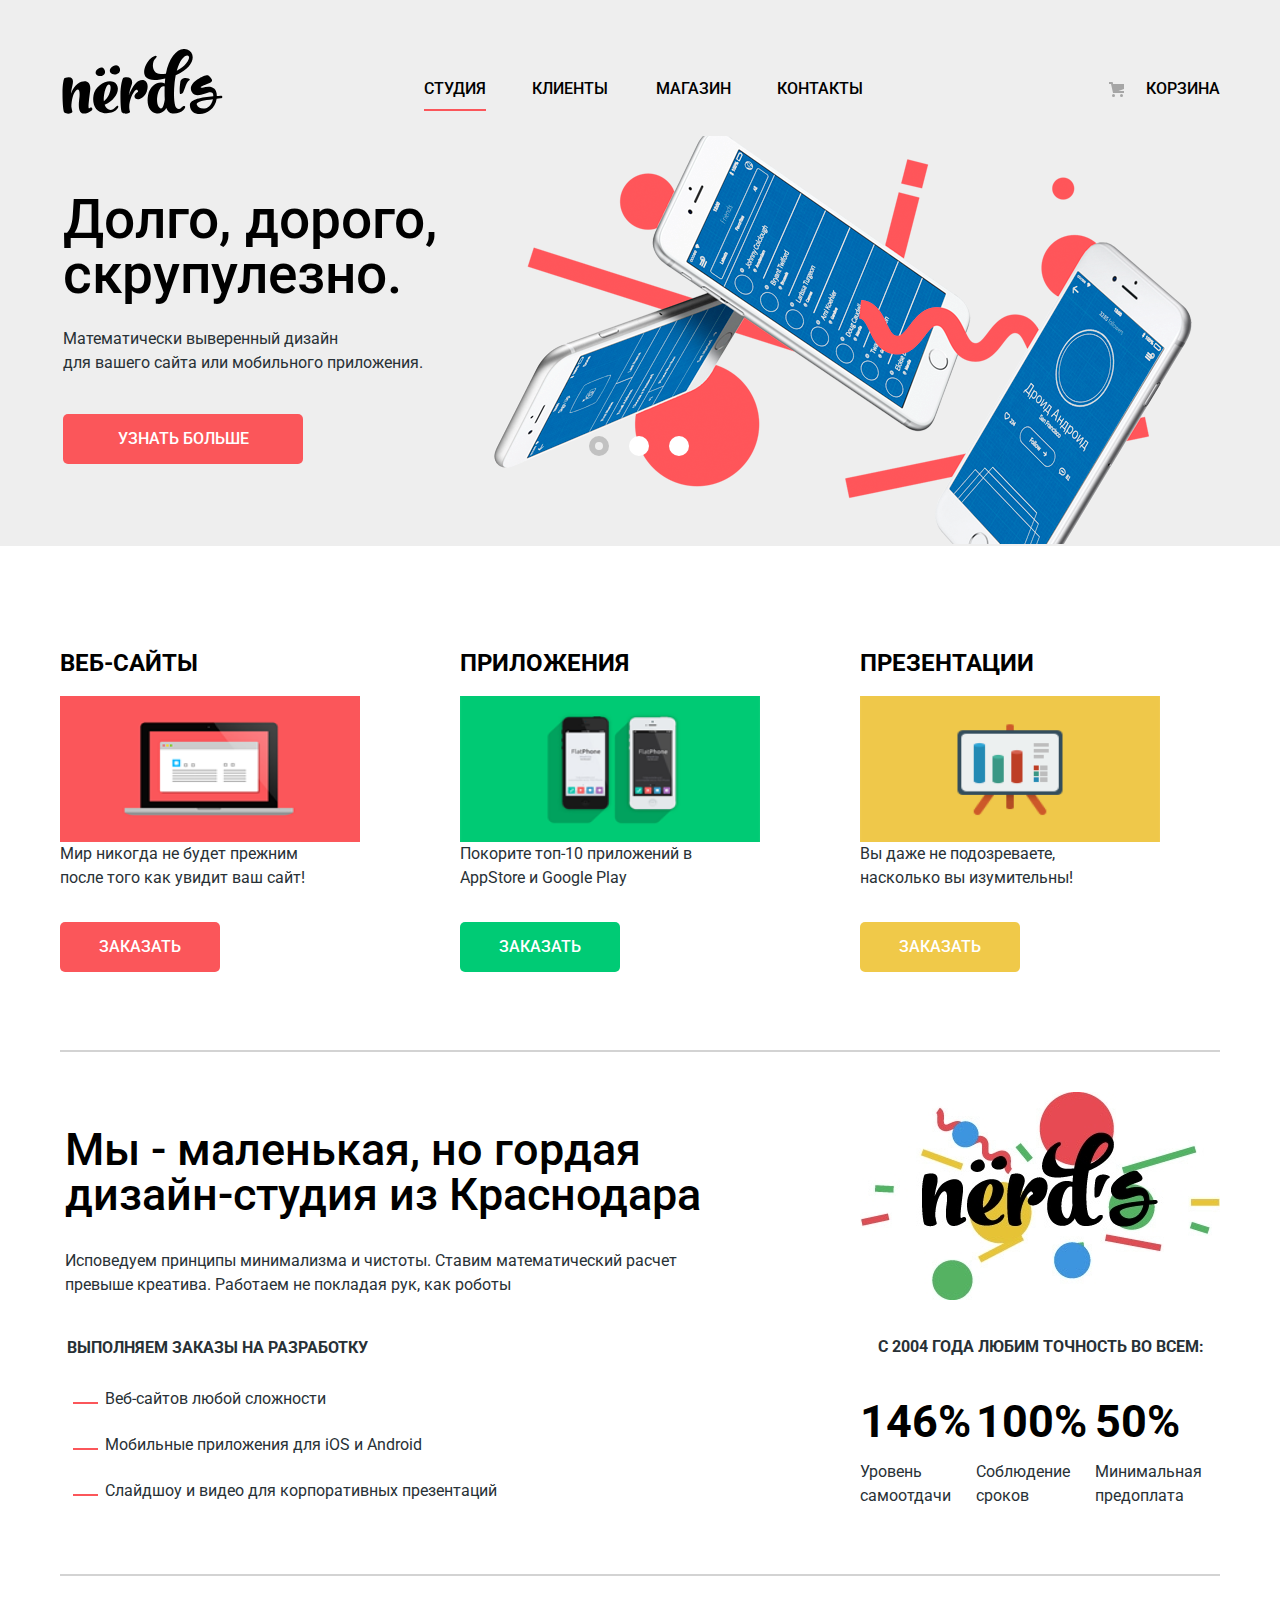
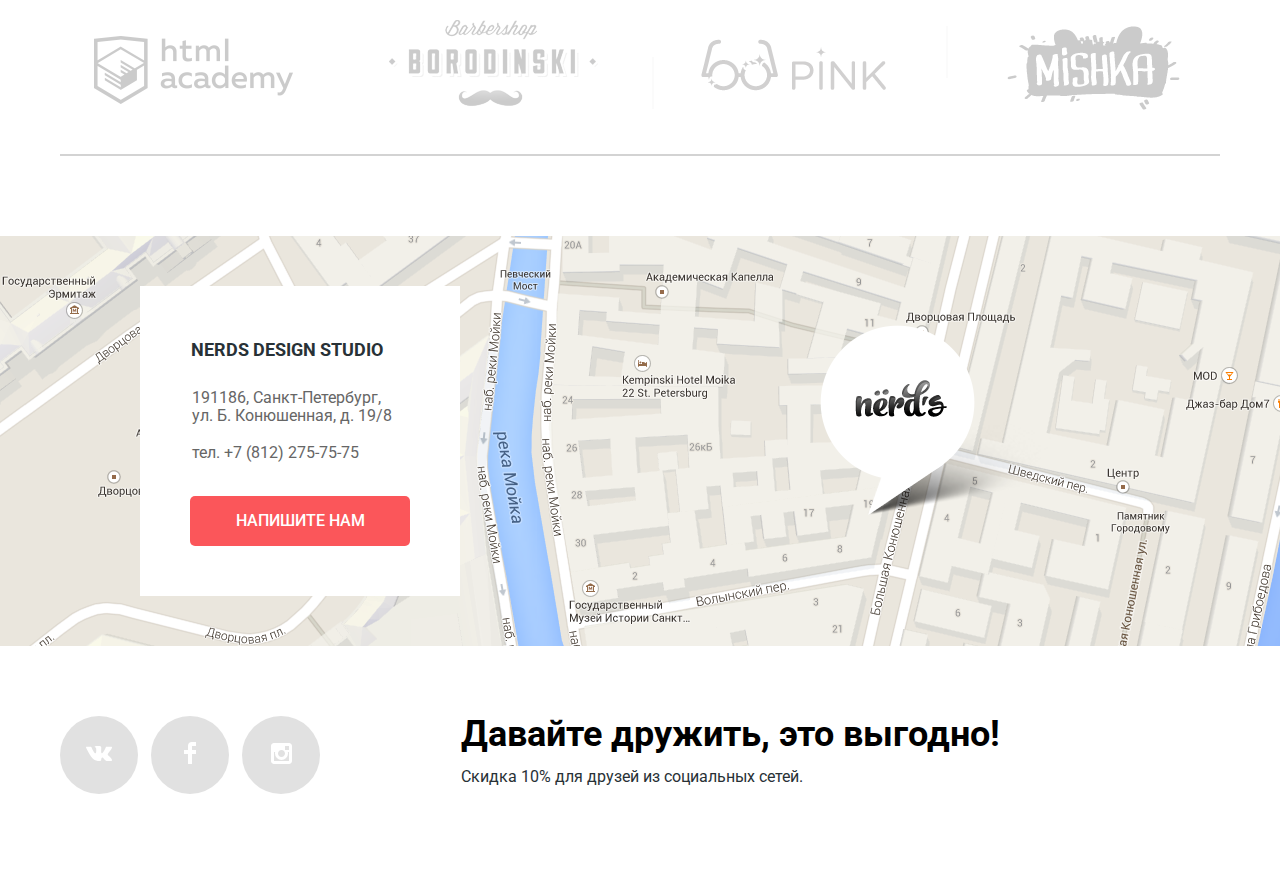
<file: index.html>
<!DOCTYPE html>
<html lang="ru">
  <head>
    <meta charset="utf-8">
    <title>Нердс</title>
     <link rel="stylesheet" href="css/style.css" type="text/css">
     <link rel="stylesheet" href="css/normalize.css" type="text/css">
     <link href="https://fonts.googleapis.com/css?family=Roboto:400,500,700&amp;subset=cyrillic,cyrillic-ext" rel="stylesheet">
  </head>
  <body>
  		<header class="header">
        <div class="container">
          <h1 class="visually-hidden">Веб-студия Нердс</h1>
  			<nav class="nav">
          <div class="logo-nav">
  				 <a href="index.html"><img src="img/nerds-logo.svg" width="165" height="65" alt="logo-nerds"></a>
          </div>
  				<ul class="site-nav">
  				  <li><a class="item-nav item-nav-studio item-nav-active" href="#">Студия</a></li>
  				  <li><a class="item-nav item-nav-clients" href="#">Клиенты</a></li>
  				  <li><a class="item-nav item-nav-shop" href="shop.html">Магазин</a></li>
  				  <li><a class="item-nav item-nav-contacts" href="#">Контакты</a></li>
          </ul>
  					<div class="basket-nav"><a class="basket-nav-link" href="#">Корзина</a></div>
  			</nav>
        </div>
  			<div class="container">
          <div class="slider">
            <input type="radio" id="slider-btn1" name="toggle" checked>
            <input type="radio" id="slider-btn2" name="toggle">
            <input type="radio" id="slider-btn3" name="toggle">
          <div class="slider-control">
            <label for="slider-btn1"></label>
            <label for="slider-btn2"></label>
            <label for="slider-btn3"></label>
          </div>
        <div class="slides">
          <div class="slide">
            <div class="slide-description">
              <h2 class="slide-title">Долго, дорого, скрупулезно.</h2>
              <p>Математически выверенный дизайн<br>для вашего сайта или мобильного приложения.</p>
              <a class="slide-btn" href="#">Узнать больше</a>
            </div>
          </div>
          <div class="slide">
            <div class="slide-description">
              <div class="slide-title">Любим математику как никто другой</div>
              <p>Никакого креатива, только математические формулы<br> для расчета идеальных пропорций.</p>
              <a class="slide-btn" href="#">Узнать больше</a>
            </div>
          </div>
          <div class="slide">
            <div class="slide-description">
              <div class="slide-title">Только ночь, только хардкор</div>
              <p>Работать днем, как все? Мы против этого.<br> Ближе к полуночи работа только начинается.</p>
              <a class="slide-btn" href="#">Узнать больше</a>
            </div>
          </div>
        </div>
        </div>
    </div>
  </header>

  	<main class="main">
        <div class="container">
          <section class="service">
  				  <h2 class="visually-hidden">Услуги</h2>
            <div class="service-item">
              <h3 class="service-title">Веб-сайты</h3>
  					  <img class="service-image" src="img/service-site-1.png" width="300" height="146" alt="Веб-сайты">
      				<span class="service-description">Мир никогда не будет прежним<br>после того как увидит ваш сайт!</span>
      				<a class="service-button service-button-red" href="#">Заказать</a>
            </div>

            <div class="service-item">
  				   <h3 class="service-title">Приложения</h3>
  					 <img class="service-image" src="img/service-type-2.png" width="300" height="146" alt="Приложения">
      			 <span class="service-description">Покорите топ-10 приложений в AppStore и Google Play</span>
      			 <a class="service-button service-button-green" href="#">Заказать</a>
            </div>

            <div class="service-item">
  				   <h3 class="service-title">Презентации</h3>
  					 <img class="service-image" src="img/service-presentation-3.png" width="300" height="146" alt="Презентации">
      			 <span class="service-description">Вы даже не подозреваете,<br>насколько вы изумительны! </span>
      			 <a class="service-button service-button-yellow" href="#">Заказать</a>
            </div>
        </section>

  			<section class="nerds-about">
          <h2 class="visually-hidden">О себе</h2>
          <div class="nerds-osebe-left">
  				  <h3 class="slogan"> Мы - маленькая, но гордая
  					   дизайн-студия из Краснодара </h3>
  					<div class="slogan-osebe"><p>Исповедуем принципы минимализма и чистоты. Ставим математический расчет
  						превыше креатива. Работаем не покладая рук, как роботы</p>
            </div>
  						<span class="osebe-bold">Выполняем заказы на разработку</span>
  							<ul class="uslugi-nerds-list">
  								<li class="uslugi-nerds-list-title">Веб-сайтов любой сложности</li>
  								<li class="uslugi-nerds-list-title">Мобильные приложения для iOS и Android</li>
  								<li class="uslugi-nerds-list-title">Слайдшоу и видео для корпоративных презентаций</li>
  							</ul>
  				</div>
          <div class="nerds-osebe-right">
  				  <div class="nerds-osebe-img">
  					   <img src="img/nerds-statistics-logo.jpg" width="360" height="208"  alt="лого нердс">
            </div>
  					<span class="osebe-bold osebe-bold-right">С 2004 года любим точность во всем:</span>
            <div class="quality">
              <div class="quality-item">
  						  <b class="quality-title">146%</b>
  						  <p>Уровень самоотдачи</p>
              </div>
              <div class="quality-item">
  						  <b class="quality-title">100%</b>
  						  <p>Соблюдение сроков</p>
              </div>
              <div class="quality-item">
  						  <b class="quality-title">50%</b>
  						  <p>Минимальная предоплата</p>
              </div>
            </div>
				</div>
       </section>
       </div>
				<section class="partners">
          <h2 class="visually-hidden">Наши партнеры</h2>
          <div class="container">
            <div class="partners-field">
              <div class="partners-item partners-item-academy">
                <a href="https://htmlacademy.ru"><img src="img/partners-academy.png" width="199" height="68" alt="academy-partners"></a>
              </div>
              <div class="partners-item partners-item-barbershop">
                <a href="#"><img src="img/partners-barbershop.png" width="209" height="90" alt="Barbershop Borodinski"></a>
              </div>
              <div class="partners-item partners-item-pink">
                <a href="#"><img src="img/partners-pink.png" width="185" height="52" alt="Pink"></a>
              </div>
              <div class="partners-item partners-item-mishka">
                <a href="#"><img src="img/partners-mishka.png" width="173" height="84" alt="Mishka"></a>
              </div>
            </div>
          </div>
				</section>

       <div class="modal-write">
          <form class="modal-write-form" action="#" method="post">
            <fieldset class="modal-write-name">
              <legend class="modal-write-title">Напишите нам
                <button class="modal-write-btn modal-write-btn-close">Закрыть</button>
              </legend>
              <label for="name">Ваше имя:<br><input type="text" id="name" name="name" placeholder="Ваше имя, пожалуйста" required></label>
            </fieldset>
            <fieldset class="modal-write-email">
              <label for="email">Ваш E-mail:<br><input type="email" id="email" name="email" placeholder="Для отправки ответа" required></label>
            </fieldset>
            <fieldset class="modal-write-message">
              <label for="message">Текст письма</label>
              <textarea class="modal-write-text" id="message" name="message" placeholder="В свободной форме" required></textarea>
            </fieldset>
            <button class="modal-write-btn modal-write-btn-submit">Отправить</button>
          </form>
        </div>

        <div class="contacts-field">
          <div class="container">
          <section class="contacts">
            <h2 class="visually-hidden">Контакты</h2>
            <div class="location-location">
              <span class="contacts-title">Nerds Design Studio</span>
              <p>191186, Санкт-Петербург,<br>
                 ул. Б. Конюшенная, д. 19/8
                 <a class="contacts-phone" href="tel:+78122757575">тел. +7 (812) 275-75-75</a>
              </p>
              <a class="contacts-button contacts-button-red" href="#">Напишите нам</a>
              </div>
          </section>
          </div>
        </div>
      </main>

    <footer class="footer">
      <div class="container">
        <div class="footer-social">
          <ul class="footer-social-list">
            <li class="footer-social-item footer-social-item-VK"><a class="visually-hidden" href="https://vk.com/htmlacademy.ru">Vkontakte</a></li>
            <li class="footer-social-item footer-social-item-Facebook"><a class="visually-hidden" href="https://www.facebook.com/htmlacademy">Facebook</a></li>
            <li class="footer-social-item footer-social-item-Instagram"><a class="visually-hidden" href="https://www.instagram.com/htmlacademy">Instagram</a></li>
          </ul>
          <div class="footer-plus">
            <p class="footer-text">Давайте дружить, это выгодно!<br>
              <span class="footer-text footer-text-span">Скидка 10% для друзей из социальных сетей.</span>
            </p>
            </div>
        </div>
      </div>
    </footer>
    <script src="js/script.js"></script>
    </body>
    </html>
</file>
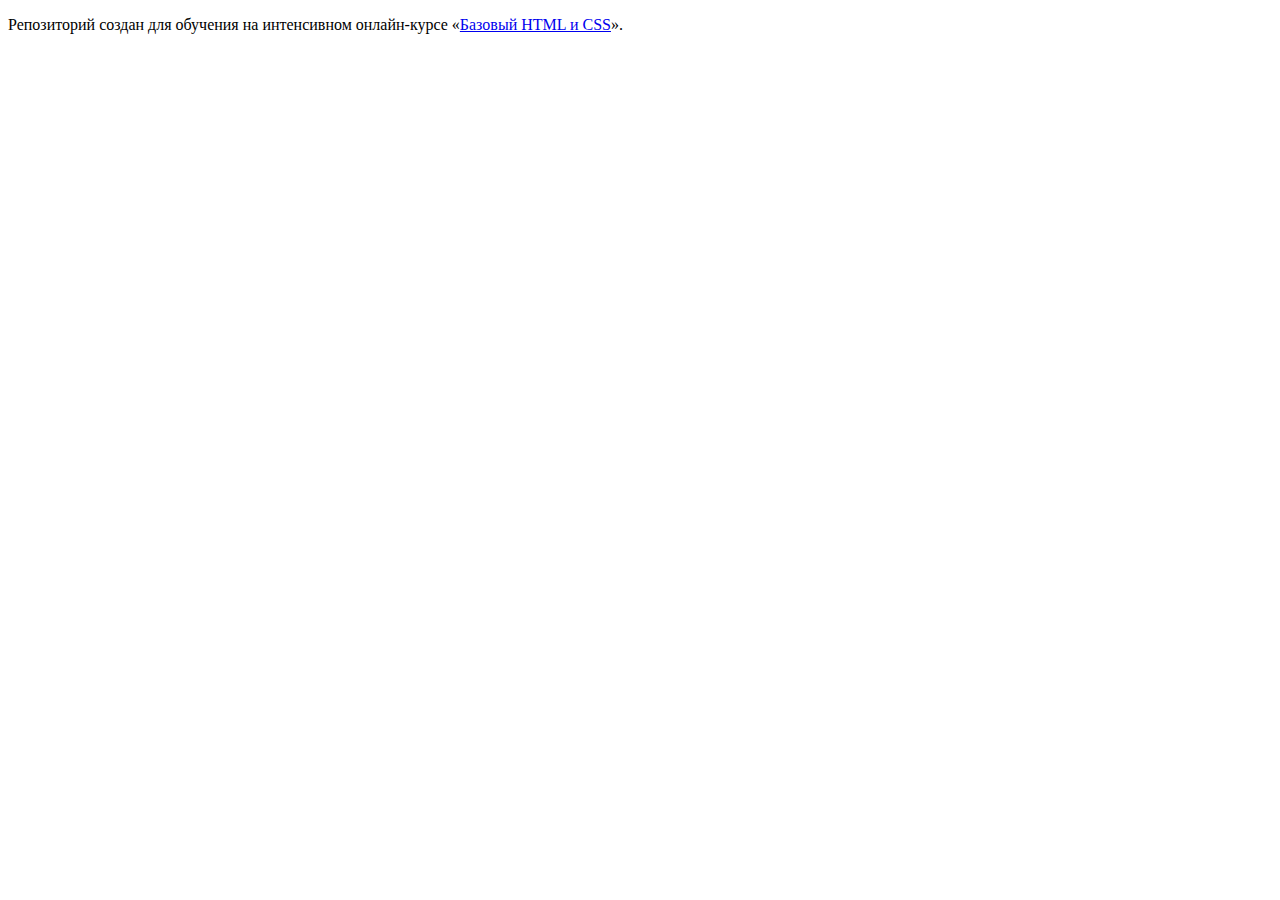
<file: master/index.html>
<!DOCTYPE html>
<html lang="ru">
  <head>
    <meta charset="utf-8">
    <title>HTML Academy: Нёрдс</title>
    <base href="https://htmlacademy-htmlcss.github.io/309717-nerds/master/">
</head>
  <body>

    <p>Репозиторий создан для обучения на интенсивном онлайн‑курсе «<a href="https://htmlacademy.ru/intensive/htmlcss">Базовый HTML и CSS</a>».</p>

  </body>
</html>
</file>
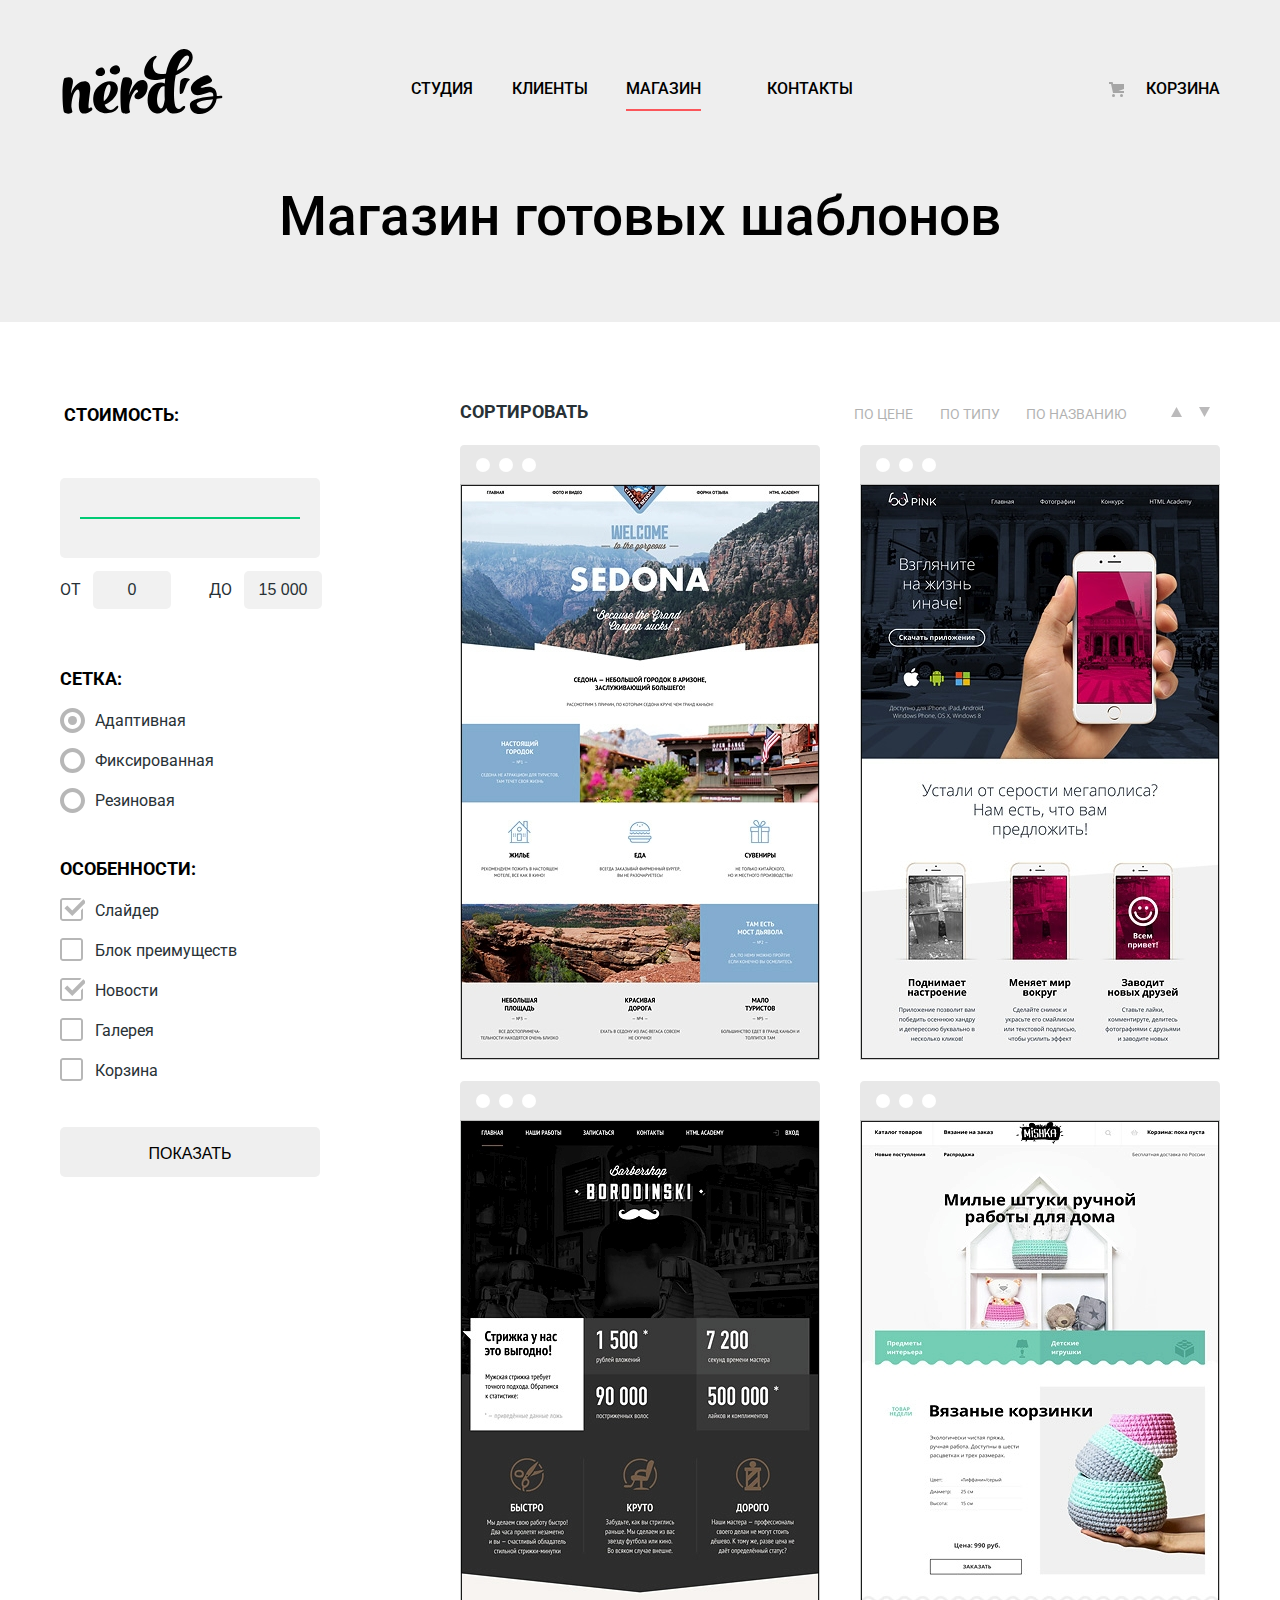
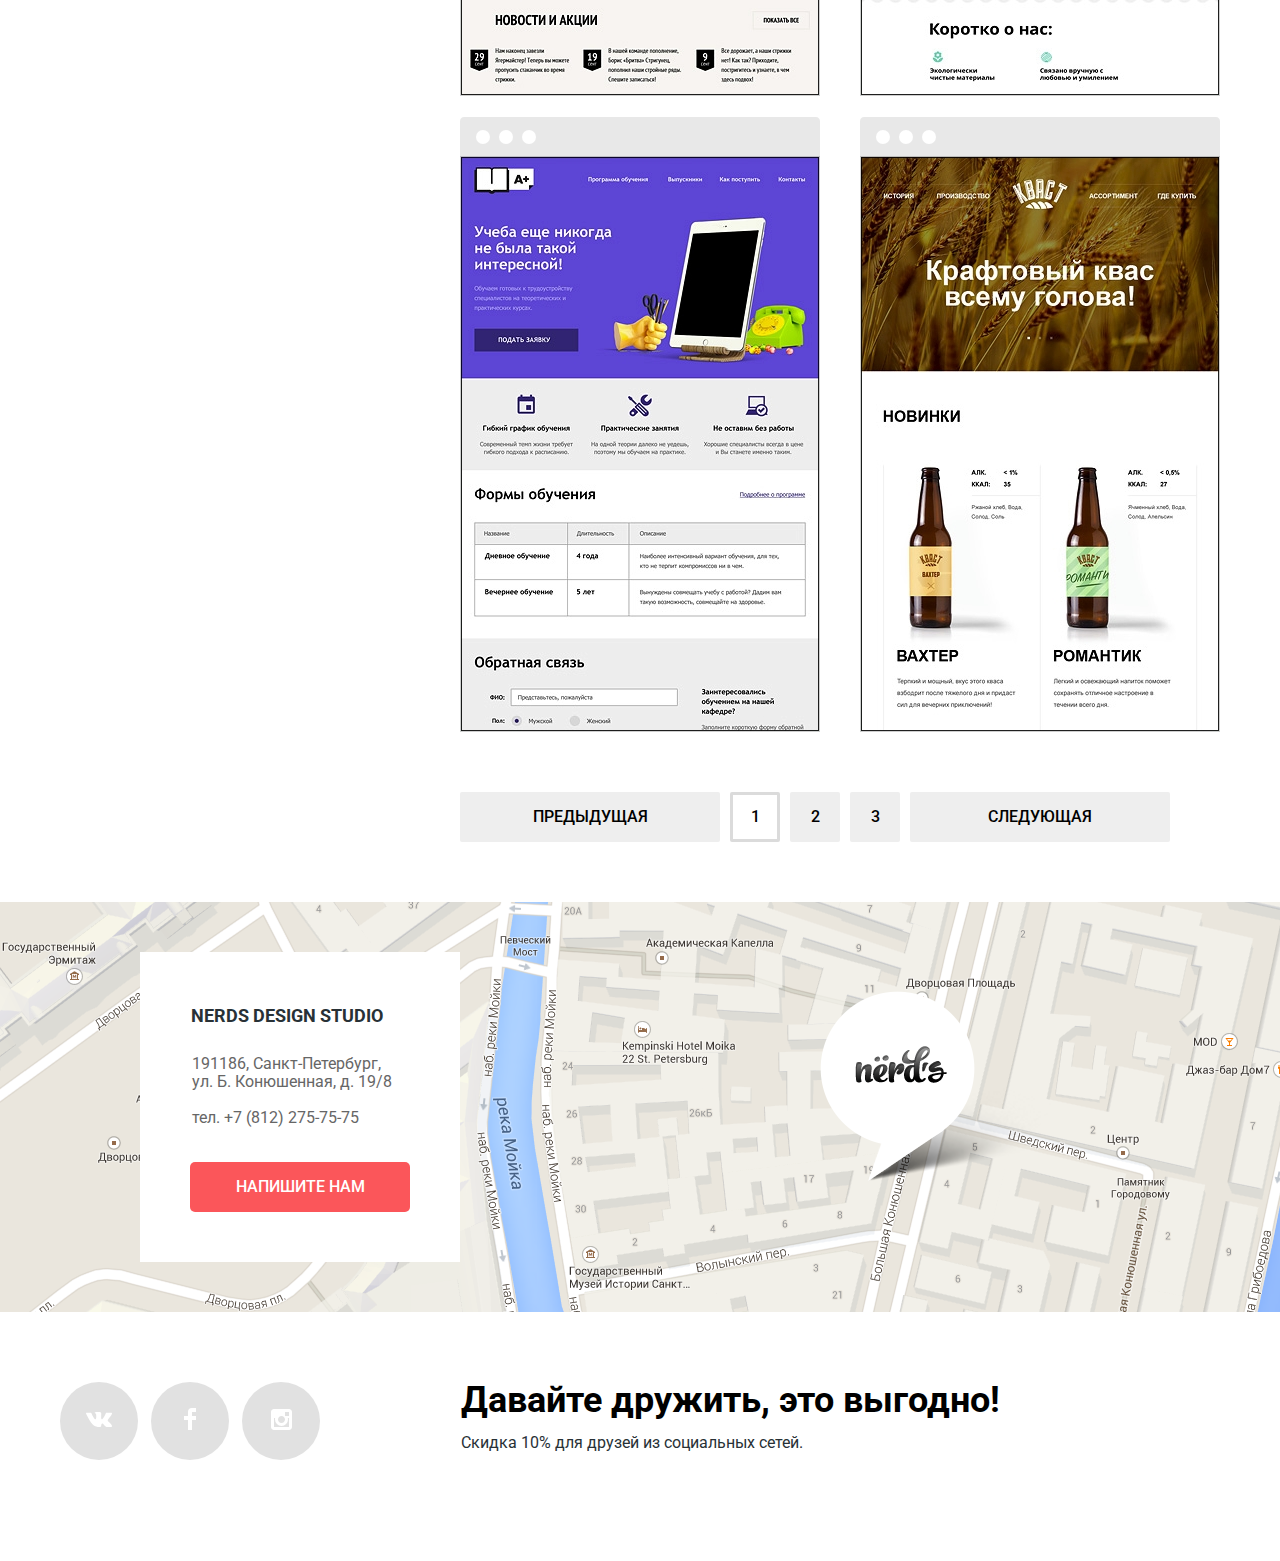
<file: shop.html>
<!DOCTYPE html>
<html lang="ru">
  <head>
    <meta charset="utf-8">
    <title>Магазин готовых шаблонов</title>
    <link rel="stylesheet" href="css/style.css">
    <link rel="stylesheet" type="text/css" href="css/normalize.css">
    <link href="https://fonts.googleapis.com/css?family=Roboto:400,500,700&amp;subset=cyrillic,cyrillic-ext" rel="stylesheet">
  </head>
  <body>
  		  <header class="header">
             <div class="container">
          <h1 class="visually-hidden">Веб-студия Нердс</h1>
        <nav class="nav">
          <div class="logo-nav">
           <a href="index.html"><img src="img/nerds-logo.svg" width="165" height="65" alt="лого-нердс"></a>
          </div>
          <ul class="site-nav">
            <li><a class="item-nav" href="index.html">Студия</a></li>
            <li><a class="item-nav" href="#">Клиенты</a></li>
            <li><a class="item-nav item-nav-active" href="shop.html">Магазин</a></li>
            <li><a class="item-nav item-nav-contacts" href="#">Контакты</a></li>
          </ul>
          <div class="basket-nav"><a class="basket-nav-link" href="#">Корзина</a></div>
        </nav>
          <h2 class="header-title">Магазин  готовых шаблонов</h2>
          </div>
        </header>

  		<main class="main">
        <div class="container">
          <div class="shop-fields">
              <div class="filter">
                <span class="visually-hidden">Фильтр готовых шаблонов:</span>
                <span class="filter-title filter-title-cost">Стоимость:</span>
                <form class="filter-form" action="get">
                  <div class="wrapper-filter-range">
                    <fieldset class="filter-range-field">
                      <div class="cost-controls">
                        <div class="cost-scale">
                        <div class="scale-slider"></div>
                        </div>
                        <div class="toogle toogle-min"></div>
                        <div class="toogle toogle-max"></div>
                      </div>
                    <div class="cost-range">
                      <label class="cost-left">От</label>
                      <input class="price-range price-range-min" type="text" name="min-cost" value="0" placeholder="0">
                      <label class="cost-right">До</label>
                      <input class="price-range price-range-max" type="text" name="max-cost" value="15 000" placeholder="15000">
                    </div>
                    </fieldset>
                  </div>

                  <fieldset class="filter-radio">
                    <legend class="filter-title">Сетка:</legend>
                      <input class="visually-hidden" type="radio" id="adaptive" name="grid-type" checked>
                      <label for="adaptive"><span></span>Адаптивная</label>
                      <input class="visually-hidden" type="radio" id="fixed" name="grid-type">
                      <label for="fixed"><span></span>Фиксированная</label>
                      <input class="visually-hidden" type="radio" id="rubbery" name="grid-type">
                      <label for="rubbery"><span></span>Резиновая</label>
                  </fieldset>

                  <fieldset class="filter-checkbox">
                    <legend class="filter-title">Особенности:</legend>
                    <input class="visually-hidden"  type="checkbox" id="slider" name="slider-checkbox" checked>
                    <label for="slider"><span></span>Слайдер</label>
                    <input class="visually-hidden" type="checkbox" id="features" name="features-checkbox">
                    <label for="features"><span></span>Блок преимуществ</label>
                    <input class="visually-hidden" type="checkbox" id="news" name="news-checkbox" checked>
                    <label for="news"><span></span>Новости</label>
                    <input class="visually-hidden" type="checkbox" id="gallery" name="gallery-checkbox">
                    <label for="gallery"><span></span>Галерея</label>
                    <input class="visually-hidden" type="checkbox" id="basket" name="basket-checkbox">
                    <label for="basket"><span></span>Корзина</label>
                  </fieldset>
                    <button class="form-button form-button-grey" type="submit">Показать</button>
                </form>
              </div>

              <section class="catalog">
                <h2 class="visually-hidden">Каталог продуктов</h2>
                <div class="sortirovka">
                  <span class="sortirovka-title sortirovka-title-bold">Сортировать</span>
                  <div class="sortirovka-type">
                    <a class="sortirovka-link sortirovka-link-price" href="#">По цене</a>
                    <a class="sortirovka-link sortirovka-link-type" href="#">По типу</a>
                    <a class="sortirovka-link sortirovka-link-name" href="#">По названию</a>
                  </div>
                  <span class="sortirovka-direction">
                  <button class="sortirovka-direction sortirovka-direction-up">Вверх</button>
                  <button class="sortirovka-direction sortirovka-direction-down">Вниз</button>
                  </span>
                </div>

                <article class="catalog-item">
                  <a class="catalog-img" href="#">
                  <img src="img/sedona-site.jpg" width="360" height="576" alt="сайт седона">
                  </a>
                  <div class="catalog-item-active">
                    <h2 class="catalog-title">
                      <a class="catalog-link" href="#">Sedona</a>
                    </h2>
                    <span class="catalog-description">Информационный сайт для туристов</span>
                    <a class="catalog-btn" href="#">9 990 руб.</a>
                  </div>
                </article>

                <article class="catalog-item">
                  <a class="catalog-img" href="#">
                  <img src="img/pink-site.jpg" width="360" height="576" alt="сайт pink">
                  </a>
                  <div class="catalog-item-active">
                    <h2 class="catalog-title">
                      <a class="catalog-link" href="#">Pink App</a>
                    </h2>
                    <span class="catalog-description">Продуктовый лендинг
                    приложения для iOS и Android</span>
                    <a class="catalog-btn" href="#">9 990 руб.</a>
                  </div>
                </article>

                <article class="catalog-item">
                  <a class="catalog-img" href="#">
                  <img src="img/barbershop-site.jpg" width="360" height="576" alt="сайт barbershop">
                  </a>
                  <div class="catalog-item-active">
                    <h2 class="catalog-title">
                      <a class="catalog-link" href="#">Barbershop Borodinski</a>
                    </h2>
                    <span class="catalog-description">Сайт для мужчин, с красивыми бородами</span>
                    <a class="catalog-btn" href="#">9 990 руб.</a>
                  </div>
                </article>

                <article class="catalog-item">
                  <a class="catalog-img" href="#">
                  <img src="img/mishka-site.jpg" width="360" height="576" alt="сайт mishka">
                  </a>
                  <div class="catalog-item-active">
                    <h2 class="catalog-title">
                      <a class="catalog-link" href="#">Mishka</a>
                    </h2>
                    <span class="catalog-description">Милые штуки,ручной работы для дома</span>
                    <a class="catalog-btn" href="#">9 990 руб.</a>
                  </div>
                </article>

                <article class="catalog-item">
                  <a class="catalog-img" href="#">
                  <img src="img/aplus-site.jpg" width="360" height="576" alt="сайт Aplus">
                  </a>
                  <div class="catalog-item-active">
                    <h2 class="catalog-title">
                      <a class="catalog-link" href="#">A Plus</a>
                    </h2>
                    <span class="catalog-description">Учеба еще никогда,не была такой интересной</span>
                    <a class="catalog-btn" href="#">9 990 руб.</a>
                  </div>
                </article>

                <article class="catalog-item">
                  <a class="catalog-img" href="#">
                  <img src="img/kvast-site.jpg" width="360" height="576" alt="сайт kvast">
                  </a>
                  <div class="catalog-item-active">
                    <h2 class="catalog-title">
                      <a class="catalog-link" href="#">Крафтовый квас</a>
                    </h2>
                    <span class="catalog-description">Крафтовый квас, всему голова! </span>
                    <a class="catalog-btn" href="#">9 990 руб.</a>
                  </div>
                </article>

                <div class="pagination">
                  <a class="pagination-item pagination-item-preview visually-hiden" href="#">Предыдущая</a>
                  <a class="pagination-item pagination-item-current" href="#">1</a>
                  <a class="pagination-item" href="#">2</a>
                  <a class="pagination-item" href="#">3</a>
                  <a class="pagination-item pagination-item-next" href="#">Следующая</a>
                </div>
              </section>
          </div>
          <div class="modal-write">
          <form class="modal-write-form" action="#" method="post">
            <fieldset class="modal-write-name">
              <legend class="modal-write-title">Напишите нам
                <button class="modal-write-btn modal-write-btn-close">Закрыть</button>
              </legend>
              <label for="name">Ваше имя:<br><input type="text" id="name" name="name" placeholder="Ваше имя, пожалуйста" required></label>
            </fieldset>
            <fieldset class="modal-write-email">
              <label for="email">Ваш E-mail:<br><input type="email" id="email" name="email" placeholder="Для отправки ответа" required></label>
            </fieldset>
            <fieldset class="modal-write-message">
              <label for="message">Текст письма</label>
              <textarea class="modal-write-text" id="message" name="message" placeholder="В свободной форме" required></textarea>
            </fieldset>
            <button class="modal-write-btn modal-write-btn-submit">Отправить</button>
          </form>
        </div>
        </div>
        <div class="contacts-field">
          <div class="container">
          <section class="contacts">
            <h2 class="visually-hidden">Контакты</h2>
            <div class="location-location">
              <span class="contacts-title">Nerds Design Studio</span>
              <p>191186, Санкт-Петербург,<br>
                 ул. Б. Конюшенная, д. 19/8
                 <a class="contacts-phone" href="tel:+78122757575">тел. +7 (812) 275-75-75</a>
              </p>
              <a class="contacts-button contacts-button-red" href="#">Напишите нам</a>
              </div>
          </section>
          </div>
        </div>
      </main>

    <footer class="footer">
      <div class="container">
        <div class="footer-social">
          <ul class="footer-social-list">
            <li class="footer-social-item footer-social-item-VK"><a class="visually-hidden" href="https://vk.com/htmlacademy.ru">Vkontakte</a></li>
            <li class="footer-social-item footer-social-item-Facebook"><a class="visually-hidden" href="https://www.facebook.com/htmlacademy">Facebook</a></li>
            <li class="footer-social-item footer-social-item-Instagram"><a class="visually-hidden" href="https://www.instagram.com/htmlacademy">Instagram</a></li>
          </ul>
          <div class="footer-plus">
            <p class="footer-text">Давайте дружить, это выгодно!<br>
              <span class="footer-text footer-text-span">Скидка 10% для друзей из социальных сетей.</span>
            </p>
            </div>
        </div>
      </div>
    </footer>
    <script src="js/script.js"></script>
    </body>
    </html>
</file>
<file: css/style.css>
body {
	font-family: "Roboto", "Helvetica", sans-serif;
	font-size: 16px;
	line-height: 24px;
	font-weight: 500;
	color: #283136;
	text-transform: uppercase;
}
a {
	font-family: "Roboto", "Helvetica", sans-serif;
	font-size: 16px;
	line-height: 24px;
	font-weight: 500;
	text-decoration: none;
	display: flex;
}
body, html {
    -webkit-text-size-adjust: none;
    -moz-text-size-adjust: none;
    -ms-text-size-adjust: none;
    text-size-adjust: none;
}

.container {
	width: 1160px;
	margin: 0 auto;
	padding: 0 20px;
}
.header-contanier,
.slider-contanier {
	background-color: #eeeeee;
}
.contacts-contanier {
	width: 1440px;
}
.visually-hidden {
	position: absolute;
	clip: rect(0 0 0 0);
	width: 1px;
	height: 1px;
	margin: -1px;
}
.header {
	width: 100%;
	margin-bottom: 78px;
	background-color: #eeeeee;
}
.nav {
	display: flex;
	justify-content: flex-start;
	padding-top: 49px;
}
.logo-nav {
	width: 165px;
	min-height: 65px;
}
.logo-nav:hover {
	opacity: 0.8;
}
.logo-nav:active {
	opacity: 0.3;
}
.site-nav {
	list-style: none;
	width: 480px;
	display: flex;
	justify-content: space-around;
	padding: 25px 0;
	margin: 0;
	margin-left: 167px;
}
.item-nav {
	display: flex;
	font-size: 16px;
	font-weight: 500;
	line-height: 30px;
	text-transform: uppercase;
	color: #000000;
}
.item-nav-studio {
	margin-left: 23px;
}
.item-nav-clients {
	margin-left: 27px;
}
.item-nav-shop {
	margin-left: 30px;
}
.item-nav-contacts {
	margin-left: 27px;
}
.item-nav:hover,
.item-nav:focus {
	font-size: 16px;
	font-weight: 500;
	color: #fb565a;
}
.item-nav:active {
	color: #000000;
	opacity: 0.3;
}
.item-nav-active {
	border-bottom: 2px solid #fb565a;
	padding-bottom: 5px;
}
.basket-nav {
	width: 348px;
	display: flex;
	justify-content: flex-end;
	position: relative;
	padding-top: 28px;
}
.basket-nav-link {
	font-size: 16px;
	font-weight: 500;
	color: #000000;
	cursor: pointer;
}
.basket-nav-link:hover,
.basket-nav-link:focus {
	font-size: 16px;
	font-weight: 500;
	color: #fb565a;
}
.basket-nav-link:active {
	color: #000000;
	opacity: 0.3;
}
.basket-nav-link::before {
	content: "";
	position: absolute;
	top: 33px;
	left: 237px;
	width: 16px;
	height: 18px;
	background-image: url("../img/basket-icon.svg");
	background-repeat: no-repeat;
}
.slider {
	position: relative;
	width: 100%;
	min-height: 410px;
	margin: 0 auto;
	background-color: #eeeeee;
}
.slider input[type=radio] {
	position: absolute;
	opacity: 0;
}
.slider-control {
	position: absolute;
	bottom: 95px;
	bottom: 90px;
	left: 50%;
	width: 200px;
	height: 10px;
	padding: 10px 10px;
	margin-left: -111px;
	text-align: center;
	z-index: 100;
}
.slider-control label{
	display: inline-block;
	width: 8px;
	height: 8px;
	margin: 0 8px;
	background: #ffffff;
	border: 6px solid #ffffff;
	vertical-align: top;
	border-radius: 50%;
	cursor: pointer;
}
#slider-btn1:checked ~ .slider-control label[for="slider-btn1"],
#slider-btn2:checked ~ .slider-control label[for="slider-btn2"],
#slider-btn3:checked ~ .slider-control label[for="slider-btn3"] {
	background-color:  transparent;
	border: 6px solid #c1c1c1;
}
.slide {
	position: absolute;
	top: 0;
	left: 0;
	width: 100%;
	height: 100%;
	overflow: hidden;
	display: none;
}
.slide-title {
	font-weight: 500;
	line-height: 55px;
	font-size: 55px;
	color: #000000;
	text-transform: none;
	margin: 0;
	padding-top: 56px;
	padding-bottom: 9px;
}
.slide-description {
	width: 515px;
	padding: 0 3px;
	font-size: 16px;
	line-height: 24px;
	font-weight: 400;
	color: #283136;
	text-transform: none;
}
.slide-btn {
	font-size: 16px;
	font-weight: 500;
	line-height: 18px;
	text-transform: uppercase;
	color: #ffffff;
	display: inline-flex;
	justify-content: center;
	align-items: center;
	color: #ffffff;
	border-radius: 5px 5px 5px 5px;
	width: 240px;
	height: 50px;
	background-color: #fb565a;
	margin-top: 23px;
}
.slide-btn:hover {
	background-color: #e74246;
}
.slide-btn:active {
	box-shadow: inset 0 3px 0 rgba(0, 1, 1, 0.1);
	background-color: #d7373b;
	color: #e47175;
}
.slide:nth-child(1) {
	background-image: url("../img/slide-1.png");
	background-repeat: no-repeat;
	background-position: 94% -5px;
}
.slide:nth-child(2) {
	background-image: url("../img/slide-2.png");
	background-repeat: no-repeat;
	background-position: 100% -22px;
}
.slide:nth-child(3) {
	background-image: url("../img/slide-3.png");
	background-repeat: no-repeat;
	background-position: 100% -5px;
}
#slider-btn1:checked ~ .slides .slide:nth-child(1) {
	display: flex;
}
#slider-btn2:checked ~ .slides .slide:nth-child(2) {
	display: flex;
}
#slider-btn3:checked ~ .slides .slide:nth-child(3) {
	display: flex;
}
.service {
	width: 1100px;
	display: flex;
	padding-bottom: 78px;
	margin-right: 53px;
	justify-content: flex-start;
}
.service-item {
	width: 300px;
	display: flex;
	flex-wrap: wrap;
	justify-content: flex-start;
	margin-right: 100px;
}
.service-title {
	color: #000000;
	font-size: 24px;
	font-weight: 700;
	line-height: 30px;
	margin-bottom: 18px;
}
.service-description {
	font-size: 16px;
	font-weight: 400;
	line-height: 24px;
	color: #283136;
	text-transform: none;
	margin-bottom: 32px;
}
.service-button-red {
	color: #ffffff;
	display: inline-flex;
	justify-content: center;
	align-items: center;
	color: #ffffff;
	border-radius: 5px 5px 5px 5px;
	width: 160px;
	height: 50px;
	border: none;
	background-color: #fb565a;
}
.service-button-red:hover {
	background-color: #e74246;
}
.service-button-red:active {
	box-shadow: inset 0 3px 0 rgba(0, 1, 1, 0.1);
	background-color: #d7373b;
	color: #e47175;
}
.service-button-green {
	color: #ffffff;
	display: inline-flex;
	justify-content: center;
	align-items: center;
	color: #ffffff;
	border-radius: 5px 5px 5px 5px;
	width: 160px;
	height: 50px;;
	border: none;
	background-color: #00cb75;
}
.service-button-green:hover {
	background-color: #00bd6c;
}
.service-button-green:active {
	box-shadow: inset 0 3px 0 rgba(0, 1, 1, 0.1);
	background-color: #00ab62;
	color: #4dc491;
}
.service-button-yellow {
	color: #ffffff;
	display: inline-flex;
	justify-content: center;
	align-items: center;
	color: #ffffff;
	border-radius: 5px 5px 5px 5px;
	width: 160px;
	height: 50px;;
	border: none;
	background-color: #f0c949;
}
.service-button-yellow:hover {
 	background-color: #ebb631;
}
.service-button-yellow:active {
	box-shadow: inset 0 3px 0 rgba(0, 1, 1, 0.1);
	background-color: #eec261 ;
}
.nerds-about {
	display: flex;
	align-items: flex-start;
	width: 100%;
	justify-content: space-between;
	border-top: 2px solid #d3d3d3;
	margin-bottom: 50px;
}
.nerds-osebe-left {
	width: 680px;
	margin-left: 5px;
}
.slogan {
	display: flex;
	align-items: flex-end;
	margin-bottom: 32px;
	padding-top: 30px;
	font-size: 18px;
	font-weight: 700;
	color: #000000;
	font-size: 45px;
	line-height: 45px;
	font-weight: 500;
	text-transform: none;
}
.slogan-osebe {
	font-size: 16px;
	font-weight: 400;
	line-height: 24px;
	color: #283136;
	text-transform: none;
	margin-bottom: 31px;
}
.osebe-bold {
	font-size: 16px;
	font-weight: 700;
	line-height: 40px;
	margin-left: 2px;
}
.uslugi-nerds-list {
	width: 430px;
	display: flex;
	flex-wrap: wrap;
	font-size: 16px;
	line-height: 30px;
	font-weight: 400;
	color: #283136;
	text-transform: none;
	list-style-image: url(../img/red-line.png);
	list-style-position:
}
.uslugi-nerds-list-title:nth-child(1) {
	padding-bottom: 0px;
}
.uslugi-nerds-list-title:nth-child(2) {
	padding-top: 16px;
}
.uslugi-nerds-list-title:nth-child(3) {
	padding-top: 16px;
}
.nerds-osebe-right {
	width: 360px;
}
.nerds-osebe-img {
	padding-top: 40px;
}
.osebe-bold-right {
	display: flex;
	justify-content: center;
	padding-top: 20px;
}
.quality-title {
	color: #000000;
	font-size: 45px;
	font-weight: 700;
	line-height: 10px;
}
.quality-item p {
	font-size: 16px;
	font-weight: 400;
	color: #283136;
	text-transform: none;
	margin-right: 25px;
}
.quality {
	display: flex;
	width: 360px;
	justify-content: space-between;
	margin-top: 50px;
}
.partners-field {
	padding: 44px 34px;
	padding-right: 40px;
	display: flex;
	justify-content: space-between;
	align-items: center;
	border-top: 2px solid #d3d3d3;
	border-bottom: 2px solid #d3d3d3;
	margin-bottom: 80px
}
.partners-item {
	position: relative;
	opacity: 0.2;
}
.partners-item-academy {
	margin-top: 9px;
}
.partners-item-barbershop {
	margin-right: 8px;
}
.partners-item-pink {
	margin-right: 25px;
}
.partners-item-mishka {
	margin-top: 5px;
}
.partners-item:hover {
	opacity: 1;
}
.partners-item:active {
	opacity: 0.1;
}
.partners-item:nth-child(3)::before {
	content: "";
	position: absolute;
	top: 18px;
	left: -49px;
	width: 2px;
	height: 52px;
	background: #eeeeee;
}
.partners-item:nth-child(4)::before {
	content: "";
	position: absolute;
	top: 0px;
	left: -61px;
	width: 2px;
	height: 52px;
	background: #eeeeee;
}
.partners-item:nth-child(5)::before {
	content: "";
	position: absolute;
	top: 10px;
	left: -67px;
	width: 2px;
	height: 52px;
	background: #eeeeee;
}
.header-title {
	width: 100%;
	height: 6px;
	display: flex;
	justify-content: center;
	align-items: flex-end;
	color: #000000;
	text-transform: none;
	padding-top: 56px;
	padding-bottom: 78px;
	font-size: 55px;
	font-weight: 500;
	line-height: 55px;
}

.shop-fields {
	display: flex;
	justify-content: space-between;
}
.filter {
	width: 260px;
	font-size: 16px;
	font-weight: 400;
	text-transform: none;
}
.filter-title {
	display: flex;
	color: #000000;
	font-size: 18px;
	font-weight: 700;
	line-height: 30px;
	text-transform: uppercase;
	margin-bottom: 7px;
}
.filter-title-cost {
	margin-bottom: 48px;
	margin-left: 4px;
}
.wrapper-filter-range fieldset {
	border: none;
	width: 240px;
	padding: 0;
	margin: 0;
	margin-bottom: 62px;
	text-transform: uppercase;
}
.cost-controls {
	margin-bottom: 20px;
	padding-top: 39px;
	padding-right: 20px;
	padding-left: 20px;
	height: 41px;
	position: relative;
	border-radius: 5px;
	background: #f1f1f1;
}
.cost-scale {
	height: 2px;
	background: #d7dcde;
	cursor: pointer;
}
.scale-slider {
	height: 2px;
	background: #00ca74;
}
.toggle {
	position: absolute;
	top: 30px;
	left: 0px;
	width: 3px;
	height: 3px;
	border-radius: 50%;
	box-shadow: 0 2px 1px 0 #cfcfcf;
	border: 8px solid #ffffff;
	background: #ababab;
	cursor: pointer;
}
.toggle-min {
	left: 20px;
}
.toggle-max {
	left: 160px;
}
.cost-range {
	display: flex;
	height: 24px;
	align-items: center;
	width: 260px;
}
.cost-range label {
	display: inline-block;
	font-size: 16px;
}
.price-range-max {
	text-align: right;
}
.cost-range input {
	text-align: center;
	color: #283136;
	border: none;
	border-radius: 5px;
	margin-left: 12px;
}
.cost-range {
	display: flex;
	justify-content: flex-start;
	width: 260px;
}
.cost-range input[type="text"] {
	color: #283136;
	font-size: 16px;
	font-weight: 400;
	line-height: 22px;
	background-color: #f1f1f1;
	border: none;
	padding-top: 8px;
	padding-bottom: 8px;
	padding-left: 14px;
	padding-right: 14px;
	box-sizing: content-box;
	width: 50px;
	text-align: center;
}
.cost-right {
	margin-left: 38px;
}
.filter-radio {
	display: flex;
	flex-wrap: wrap;
	border: none;
	padding: 0;
	margin: 0;
	font-size: 16px;
	line-height: 40px;
	font-weight: 400;
	color: #283136;
	width: 200px;
	margin-bottom: 33px;
}
 .filter-radio label,
 .filter-checkbox label {
 	width: 100%;
 }
.filter-checkbox {
	display: flex;
	flex-wrap: wrap;
	border: none;
	padding: 0;
	margin: 0;
	font-size: 16px;
	line-height: 40px;
	font-weight: 400;
	color: #283136;
	width: 200px;
	margin-bottom: 36px;
}
input[type="checkbox"] + label span {
	display: inline-block;
	width: 25px;
	height: 25px;
	margin: -2px 10px 0 0;
	vertical-align: middle;
	opacity: 0.4;
	background: url(../img/checkbox-off.svg) no-repeat;
	cursor: pointer;
}
input[type="radio"] + label span {
	display: inline-block;
	width: 25px;
	height: 25px;
	margin: -2px 10px 0 0;
	vertical-align: middle;
	opacity: 0.4;
	background: url(../img/radio-off.svg) no-repeat;
	cursor: pointer;
}
input[type="checkbox"]:checked + label span {
	background-image: url(../img/checkbox-on.svg);
}
input[type="radio"]:checked + label span {
	background-image: url(../img/radio-on.svg);
}
input[type="radio"] + label span:hover,
input[type="checkbox"] + label span:hover {
	opacity: 1;
}
.form-button {
	border-radius: 5px 5px 5px 5px;
	width: 260px;
	height: 50px;;
	border: none;
	color: #000000;
	font-size: 16px;
	font-weight: 500;
	line-height: 18px;
	text-transform: uppercase;
	padding-top: 6px;
	background-color: #efefef;
}
.form-button:hover {
	background-color: #dfdfdf;
}
.form-button:active {
	box-shadow: inset 0 3px 0 rgba(0, 1, 1, 0.1);
	background-color: #d5d5d5;
}
.sortirovka-title-bold {
	font-size: 18px;
	font-weight: 700;
}
.sortirovka {
	width: 760px;
	display: flex;
	flex-wrap: wrap;
	margin-bottom: 60px;
}
.sortirovka a {
	font-size: 14px;
	line-height: 18px;
	text-transform: uppercase;
	color: #000000;
	font-weight: 400;
}
.sortirovka-type {
	width: 282px;
	display: flex;
	justify-content: space-between;
	margin-left: 266px;
	margin-right: 35px;
	padding-top: 5px;
}
.sortirovka-link {
	opacity: 0.3;
}
.sortirovka-link:hover {
	opacity: 0.6;
}
.sortirovka-link:active {
	opacity: 1;
}
.sortirovka-link-name {
	padding-right: 9px;
}
.sortirovka-direction {
	font-size: 0;
	display: flex;
	width: 40px;
	justify-content: space-between;
	align-items: center;
}
.sortirovka-direction-up,
.sortirovka-direction-down {
	width: 11px;
	height: 10px;
	border: none;
	background-color: transparent;
	background-image: url(../img/icon-up-dir.svg);
	background-repeat: no-repeat;
	opacity: 0.3;
}
.sortirovka-direction-down {
	background-image: url(../img/icon-down-dir.svg);
}
.sortirovka-direction-up:hover,
.sortirovka-direction-down:hover {
	opacity: 0.6;
}
.sortirovka-direction-up:active,
.sortirovka-direction-down:active {
	outline: none;
	opacity: 1;
}
.catalog {
	max-width: 760px;
	height: auto;
	display: flex;
	flex-wrap: wrap;
	justify-content: space-between;
	margin-left: 45px;
}
.catalog-title {
	font-size: 18px;
	font-weight: 700;
	line-height: 30px;
	margin-bottom: 25px;
}
.catalog-link {
	color: #000000;
}
.catalog-item {
	width: 360px;
	position: relative;
	margin-bottom: 60px;
}
.catalog-item::before {
	content: "";
	width: 360px;
	height: 40px;
	position: absolute;
	background-image: url(../img/browser.svg);
	background-repeat: no-repeat;
	background-position: 0 0;
	top: -39px;
	opacity: 0.12;
}
.catalog-item:hover::before {
	opacity: 1;
}
.catalog-item-active {
	max-width: 100%;
	height: auto;
	display: none;
	flex-wrap: wrap;
	justify-content: center;
	align-items: center;
	position: absolute;
	padding: 0 60px;
	top: 346px;
	left: 0px;
	background-color: #eeeeee;
	text-align: center;
}
.catalog-item:hover .catalog-item-active {
	display: flex;
}
.catalog-description {
	max-width: 360px;
	color: #666666;
	font-size: 16px;
	font-weight: 400;
	line-height: 18px;
	text-transform: none;
	margin-bottom: 30px;
}
.catalog-btn {
	color: #ffffff;
	display: inline-flex;
	justify-content: center;
	align-items: center;
	border-radius: 5px 5px 5px 5px;
	width: 160px;
	height: 50px;;
	border: none;
	background-color: #fb565a;
	margin-bottom: 43px;
}
.catalog-btn:hover {
	background-color: #e74246;
}
.catalog-btn:active {
	box-shadow: inset 0 3px 0 rgba(0, 1, 1, 0.1);
	background-color: #d7373b;
	color: #e47175;
}
.pagination {
	width: 760px;
	display: flex;
	justify-content: flex-start;
	margin-bottom: 60px;
}
.pagination-item {
	font-size: 16px;
	font-weight: 500;
	line-height: 18px;
	color: #000000;
	background-color: #eeeeee;
	text-transform: uppercase;
	margin-right: 10px;
	display: inline-flex;
	justify-content: center;
	align-items: center;
	border-radius: 2px 2px 2px 2px;
	width: 50px;
	height: 50px;
}
.pagination-item:hover:not(.pagination-item-current) {
	background-color: #dfdfdf;
}
.pagination-item:active:not(.pagination-item-current) {
	background-color: #d5d5d5;
	border-top: none;
	box-shadow: inset 0 3px 0 rgba(0, 1, 1, 0.1);
}
.pagination-item-current {
	border-radius: 2px 2px 2px 2px;
	width: 44px;
	height: 44px;
	background-color: #ffffff;
	border: 3px solid #dbdbdb;
}
.pagination-item-preview,
.pagination-item-next {
	display: inline-flex;
	justify-content: center;
	align-items: center;
	border-radius: 2px 2px 2px 2px;
	width: 260px;
	height: 50px;
}

.contacts-field {
	background-image: url(../img/maps.png);
	width: 1440px;
	margin: 0 auto;
	background-color: #eeeeee;
}

.contacts {
	display: flex;
	align-items: center;
	min-height: 410px;
	margin-bottom: 70px;
}
.location-location {
	display: inline-flex;
	flex-wrap: wrap;
	justify-content: center;
	width: 320px;
	height: 310px;
	background-color: #ffffff;
}
.contacts-title {
	display: flex;
	align-items: flex-end;
	margin-right: 26px;
	margin-bottom: 8px;
	padding-top: 12px;
	font-size: 18px;
	font-weight: 700;
	line-height: 30px;
}
.location-location p {
	display: flex;
	flex-wrap: wrap;
	padding-left: 52px;
	font-size: 16px;
	font-weight: 400;
	line-height: 18px;
	color: #666666;
	text-transform: none;
}
.contacts-phone {
	color: #666666;
	font-size: 16px;
	font-weight: 400;
	line-height: 18px;
}
.contacts-button-red {
	display: flex;
	color: #ffffff;
	border: none;
	background-color: #fb565a;
	justify-content: center;
	align-items: center;
	color: #ffffff;
	border-radius: 5px 5px 5px 5px;
	width: 220px;
	height: 50px;;
	border: none;
	margin-bottom: 13px;
}
.contacts-button-red:hover {
	background-color: #e74246;
}
.contacts-button-red:active {
	box-shadow: inset 0 3px 0 rgba(0, 1, 1, 0.1);
	background-color: #d7373b;
	color: #e47175;
}
.footer-social {
	width: 943px;
	display: flex;
	justify-content: flex-start;
	align-items: flex-center;
	margin-right: 210px;
	margin-bottom: 100px;
}
.footer-social-list {
	display: flex;
	width: 260px;
	justify-content: space-between;
	list-style: none;
	margin: 0;
	padding: 0;
}
.footer-social-item {
	display: flex;
	justify-content: center;
	align-items: center;
	width: 78px;
	height: 78px;
	border-radius: 50%;
	background-color: #e1e1e1;
}
.footer-social-item:hover {
	background-color: #e84045;
}
.footer-social-item:active {
	box-shadow: inset 0 3px 0 rgba(0, 1, 1, 0.1);
	background-color: #d7373b;
}
.footer-social-item-VK {
	background-image: url(../img/vk-icon.svg);
	background-repeat: no-repeat;
	background-position: 26px 30px;
}
.footer-social-item-VK:active {
	background-image: url(../img/vk-icon-active.svg);
	background-repeat: no-repeat;
	background-position: 26px 30px;
}
.footer-social-item-Facebook {
	background-image: url(../img/fb-icon.svg);
	background-repeat: no-repeat;
	background-position: 33px 26px;
}
.footer-social-item-Facebook:active {
	background-image: url(../img/fb-icon-active.svg);
	background-repeat: no-repeat;
	background-position: 33px 26px;
}
.footer-social-item-Instagram {
	background-image: url(../img/insta-icon.svg);
	background-repeat: no-repeat;
	background-position: 29px 27px;
}
.footer-social-item-Instagram:active {
	background-image: url(../img/insta-icon-active.svg);
	background-repeat: no-repeat;
	background-position: 29px 27px;
}
.footer-text {
	font-size: 36px;
	font-weight: 700;
	line-height: 36px;
	color: #000000;
	text-transform: none;
	margin: 0;
	padding: 0;
}
.footer-plus {
	font-size: 16px;
	font-weight: 400;
	color: #283136;
	text-transform: none;
	margin-left: 141px;
}
.footer-text-span {
	font-size: 16px;
	font-weight: 400;
	color: #283136;
	text-transform: none;
}
.modal-write {
	display: none;
	position: fixed;
	width: 860px;
	padding-top: 73px;
	padding-bottom: 84px;
	padding-left: 100px;
	padding-right: 0px;
	top: 180px;
	left: 50%;
	margin-left: -470px;
	background-color: #ffffff;
	box-shadow: 0 20px 40px rgba(0, 1, 1, 0.75);
	text-transform: none;
	border: none;
}
.modal-write fieldset {
	border: none;
}
.modal-write-show {
	display: flex;
}
.modal-write-form {
	display: flex;
	flex-wrap: wrap;
	align-items: flex-end;
}
.modal-write-title {
	font-size: 45px;
	font-weight: 500;
	line-height: 45px;
	margin-bottom: 20px;
}
.modal-write-name,
.modal-write-email,
.modal-write-message {
	font-weight: 700;
}
.modal-write-name input[type="text"],
.modal-write-email input[type="email"] {
	color: #444444;
	font-size: 16px;
	font-weight: 400;
	box-sizing: border-box;
	width: 360px;
	padding-top: 18px;
	padding-bottom: 16px;
	padding-left: 16px;
	padding-right: 135px;
	margin-bottom: 18px;
	margin-right: 40px;
	border: 2px solid #d7dcde;
	opacity: 0.7;
}
.modal-write-textarea {
	min-height: 118px;
	padding-top: 14px;
	padding-bottom: 87px;
	padding-left: 15px;
	padding-right: 560px;
	resize: none;
	margin-bottom: 47px;
	border: 2px solid #d7dcde;
	opacity: 0.7;
}
.modal-write-name input[type="text"]:hover,
.modal-write-email input[type="email"]:hover,
.modal-write-textarea:hover {
	border: 2px solid #b4b9bb;
}
.modal-write-name input[type="text"]:focus,
.modal-write-email input[type="email"]:focus,
.modal-write-textarea:focus {
	outline: none;
	border: 2px solid #000000;
}
.modal-write-btn-submit {
	border-radius: 5px 5px 5px 5px;
	width: 220px;
	height: 50px;;
	border: none;
	background-color: #fb565a;
	color: #ffffff;
	font-size: 16px;
	font-weight: 500;
	line-height: 18px;
	text-transform: uppercase;
}
.modal-write-btn-submit:hover {
	background-color: #e74246;
}
.modal-write-btn-submit:active {
	box-shadow: inset 0 3px 0 rgba(0, 1, 1, 0.1);
	background-color: #d7373b;
	color: #e47175;
}
.modal-write-btn-close {
	position: relative;
	top: -15px;
	right: -427px;
	width: 21px;
	height: 21px;
	font-size: 0;
	background-image: url(../img/close-cross.svg);
	background-color: transparent;
	border: none;
	cursor: pointer;
	opacity: 0.3;
}
.modal-write-btn-close:hover {
	opacity: 1;
}
.modal-write-btn-close:active {
	opacity: 0.1;
}
.modal-write-btn-close:focus {
	outline-color: #d7373b;
}
</file>
